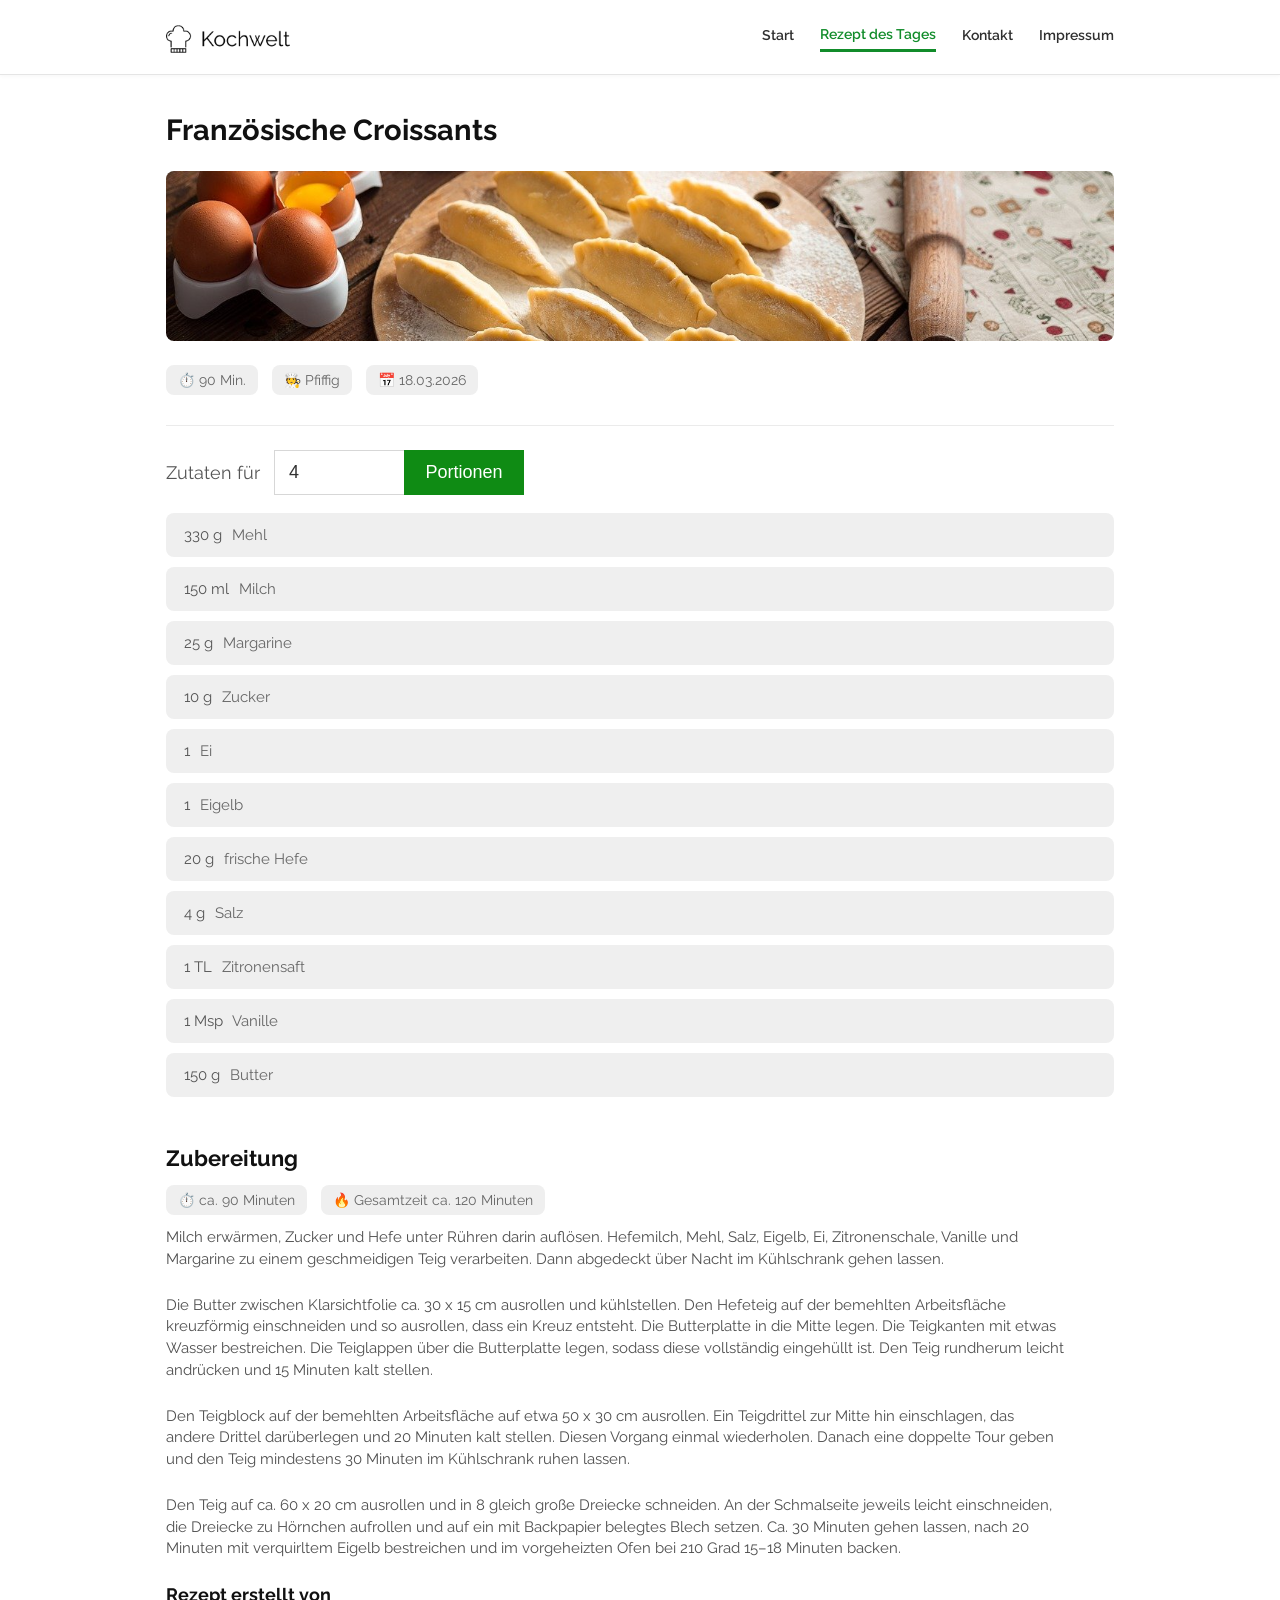
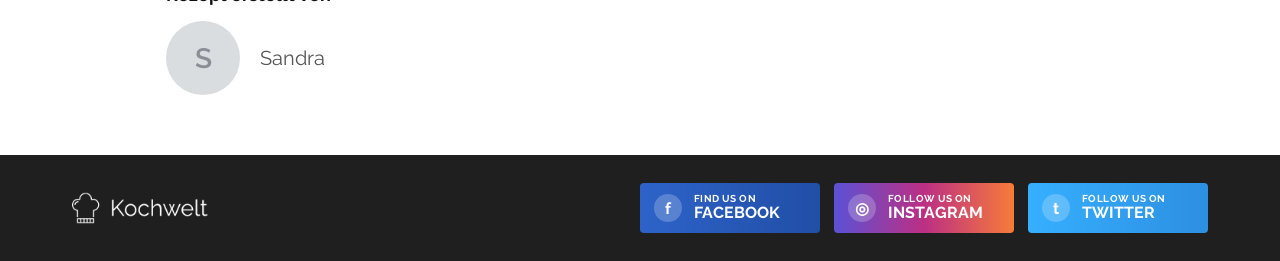
<file: croissants.html>
<!DOCTYPE html>
<html lang="de">
<head>
  <meta charset="UTF-8" />
  <meta name="viewport" content="width=device-width, initial-scale=1.0" />
  <title>Französische Croissants</title>
  <link rel="stylesheet" href="./fonts.css" />
  <link rel="stylesheet" href="./style.css" />
  <link rel="stylesheet" href="./croissants.css" />
  <link rel="icon" type="image/png" href="./img/png/logo_small.png" />
  <script defer src="./script.js"></script>
  <script defer src="./nav.js"></script>
</head>

<body>
  <header class="site-header">
    <div class="container header-inner">
      <a href="./index.html" class="logo">
        <img src="./img/png/logo.png" alt="Kochwelt Logo" class="logo-img" />
      </a>

      <button
        class="burger-btn"
        id="burgerBtn"
        type="button"
        aria-label="Menü öffnen"
        aria-controls="mainNav"
        aria-expanded="false"
      >
        <span></span>
        <span></span>
        <span></span>
      </button>

      <nav class="main-nav" id="mainNav">
        <a href="./index.html">Start</a>
        <a href="./croissants.html" class="active">Rezept des Tages</a>
        <a href="./kontakt.html">Kontakt</a>
        <a href="./impressum.html">Impressum</a>
      </nav>
    </div>
  </header>

  <main class="container recipe-page">
    <section class="recipe-hero">
      <h1>Französische Croissants</h1>

      <div class="hero-image">
        <img src="./img/jpg/croissant.jpg" alt="Französische Croissants" />
      </div>

      <div class="meta-row">
        <div class="meta-badge">⏱️ 90 Min.</div>
        <div class="meta-badge">🧑‍🍳 Pfiffig</div>
        <div class="meta-badge">📅 18.03.2026</div>
      </div>
    </section>

    <hr class="divider" />

    <section class="ingredients-section">
      <div class="portion-row">
        <label for="portionInput">Zutaten für</label>
        <input id="portionInput" type="number" min="1" max="40" value="4" />
        <button id="calculateBtn" type="button">Portionen</button>
      </div>

      <div class="ingredients-list">
        <div class="ingredient-item"><span class="amount" data-base="330" data-unit="g">330</span> Mehl</div>
        <div class="ingredient-item"><span class="amount" data-base="150" data-unit="ml">150</span> Milch</div>
        <div class="ingredient-item"><span class="amount" data-base="25" data-unit="g">25</span> Margarine</div>
        <div class="ingredient-item"><span class="amount" data-base="10" data-unit="g">10</span> Zucker</div>
        <div class="ingredient-item"><span class="amount" data-base="1" data-unit="">1</span> Ei</div>
        <div class="ingredient-item"><span class="amount" data-base="1" data-unit="">1</span> Eigelb</div>
        <div class="ingredient-item"><span class="amount" data-base="20" data-unit="g">20</span> frische Hefe</div>
        <div class="ingredient-item"><span class="amount" data-base="4" data-unit="g">4</span> Salz</div>
        <div class="ingredient-item"><span class="amount" data-base="1" data-unit="TL">1</span> Zitronensaft</div>
        <div class="ingredient-item"><span class="amount" data-base="1" data-unit="Msp">1</span> Vanille</div>
        <div class="ingredient-item"><span class="amount" data-base="150" data-unit="g">150</span> Butter</div>
      </div>
    </section>

    <section class="preparation-section">
      <h2>Zubereitung</h2>

      <div class="meta-row small">
        <div class="meta-badge">⏱️ ca. 90 Minuten</div>
        <div class="meta-badge">🔥 Gesamtzeit ca. 120 Minuten</div>
      </div>

      <p class="preparation-text">
        Milch erwärmen, Zucker und Hefe unter Rühren darin auflösen. Hefemilch,
        Mehl, Salz, Eigelb, Ei, Zitronenschale, Vanille und Margarine zu einem
        geschmeidigen Teig verarbeiten. Dann abgedeckt über Nacht im Kühlschrank
        gehen lassen.
      </p>

      <p class="preparation-text">
        Die Butter zwischen Klarsichtfolie ca. 30 x 15 cm ausrollen und
        kühlstellen. Den Hefeteig auf der bemehlten Arbeitsfläche kreuzförmig
        einschneiden und so ausrollen, dass ein Kreuz entsteht. Die Butterplatte
        in die Mitte legen. Die Teigkanten mit etwas Wasser bestreichen. Die
        Teiglappen über die Butterplatte legen, sodass diese vollständig
        eingehüllt ist. Den Teig rundherum leicht andrücken und 15 Minuten kalt
        stellen.
      </p>

      <p class="preparation-text">
        Den Teigblock auf der bemehlten Arbeitsfläche auf etwa 50 x 30 cm
        ausrollen. Ein Teigdrittel zur Mitte hin einschlagen, das andere Drittel
        darüberlegen und 20 Minuten kalt stellen. Diesen Vorgang einmal
        wiederholen. Danach eine doppelte Tour geben und den Teig mindestens
        30 Minuten im Kühlschrank ruhen lassen.
      </p>

      <p class="preparation-text">
        Den Teig auf ca. 60 x 20 cm ausrollen und in 8 gleich große Dreiecke
        schneiden. An der Schmalseite jeweils leicht einschneiden, die Dreiecke
        zu Hörnchen aufrollen und auf ein mit Backpapier belegtes Blech setzen.
        Ca. 30 Minuten gehen lassen, nach 20 Minuten mit verquirltem Eigelb
        bestreichen und im vorgeheizten Ofen bei 210 Grad 15–18 Minuten backen.
      </p>
    </section>

    <section class="author-section">
      <h3>Rezept erstellt von</h3>
      <div class="author-box">
        <div class="author-avatar">S</div>
        <div class="author-name">Sandra</div>
      </div>
    </section>
  </main>

  <footer class="site-footer">
    <div class="footer-inner">
      <a href="./index.html" class="footer-logo">
        <img src="./img/png/logo.png" alt="Kochwelt Logo" class="footer-logo-img" />
      </a>

      <div class="social-links">
        <a href="#" class="social-btn facebook" aria-label="Facebook">
          <span class="social-icon">f</span>
          <span class="social-text"><small>FIND US ON</small><strong>FACEBOOK</strong></span>
        </a>
        <a href="#" class="social-btn instagram" aria-label="Instagram">
          <span class="social-icon">◎</span>
          <span class="social-text"><small>FOLLOW US ON</small><strong>INSTAGRAM</strong></span>
        </a>
        <a href="#" class="social-btn twitter" aria-label="Twitter">
          <span class="social-icon">t</span>
          <span class="social-text"><small>FOLLOW US ON</small><strong>TWITTER</strong></span>
        </a>
      </div>
    </div>
  </footer>
</body>
</html>
</file>
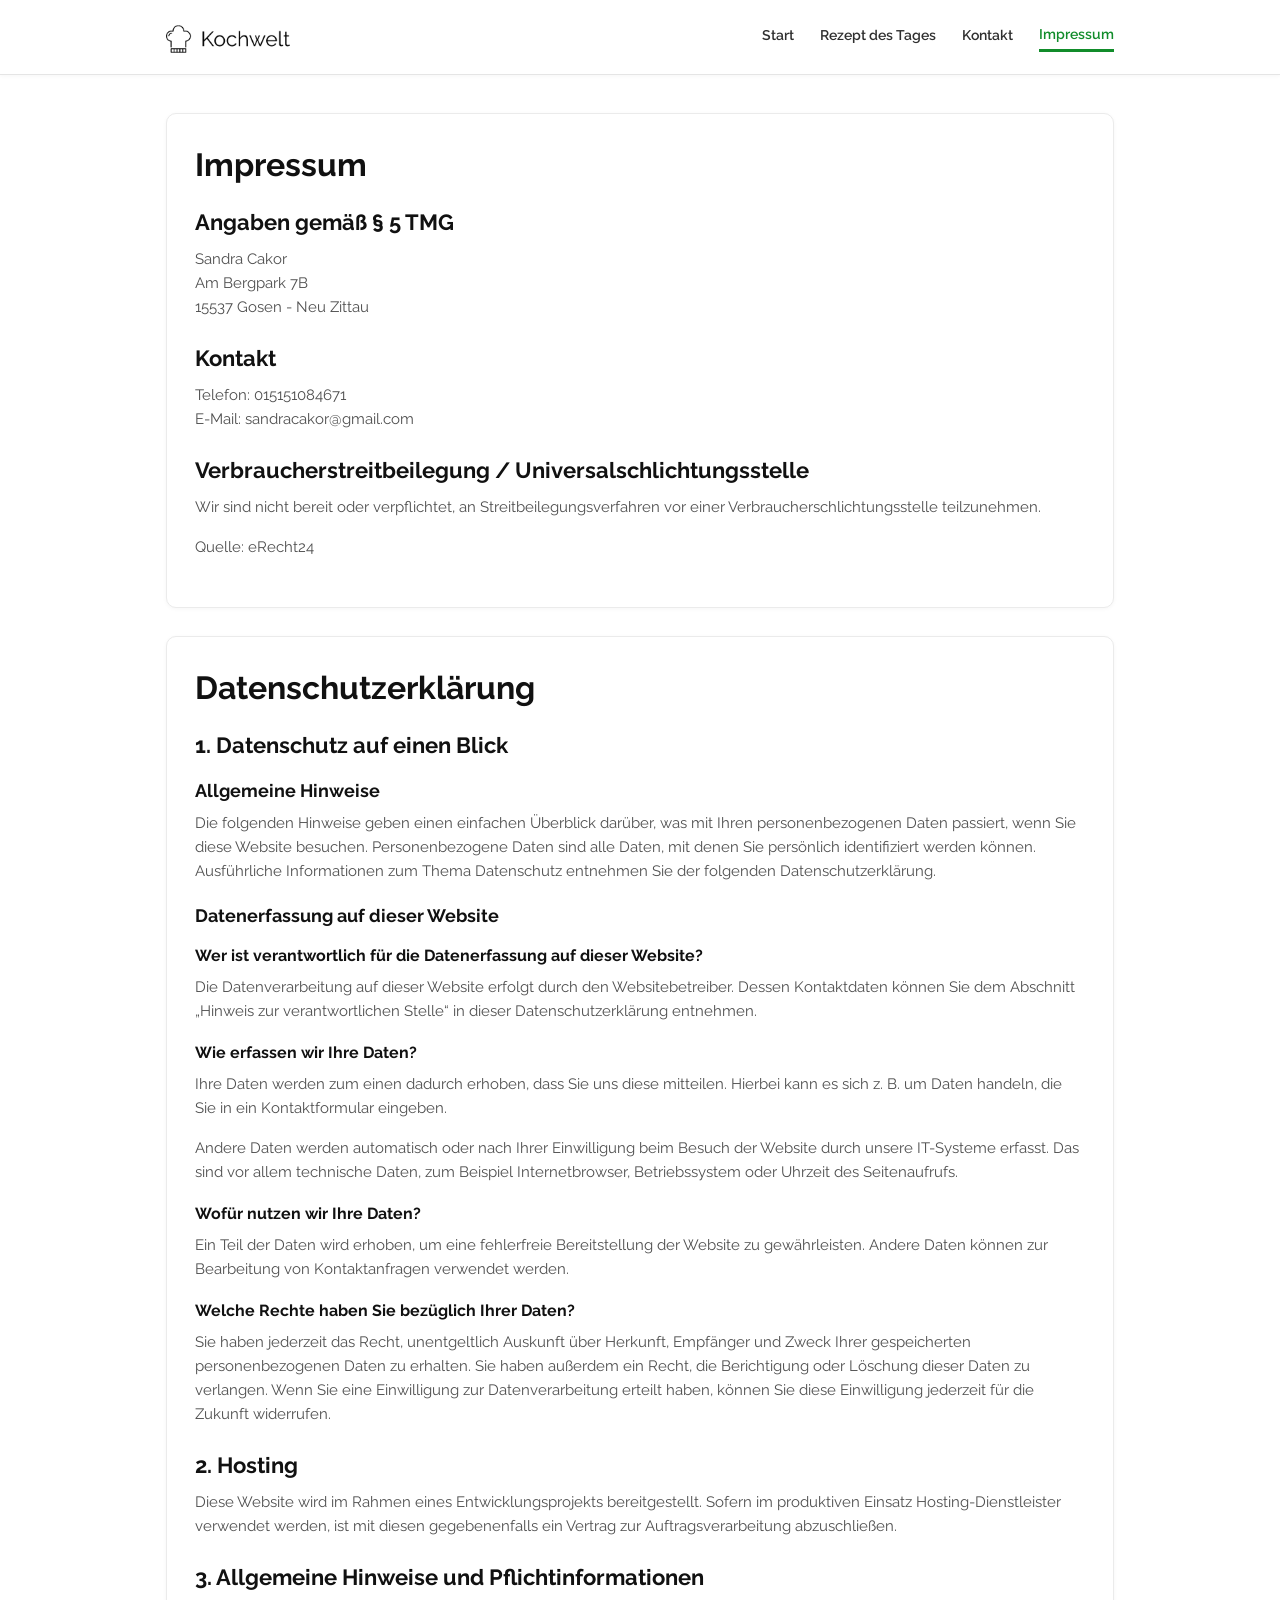
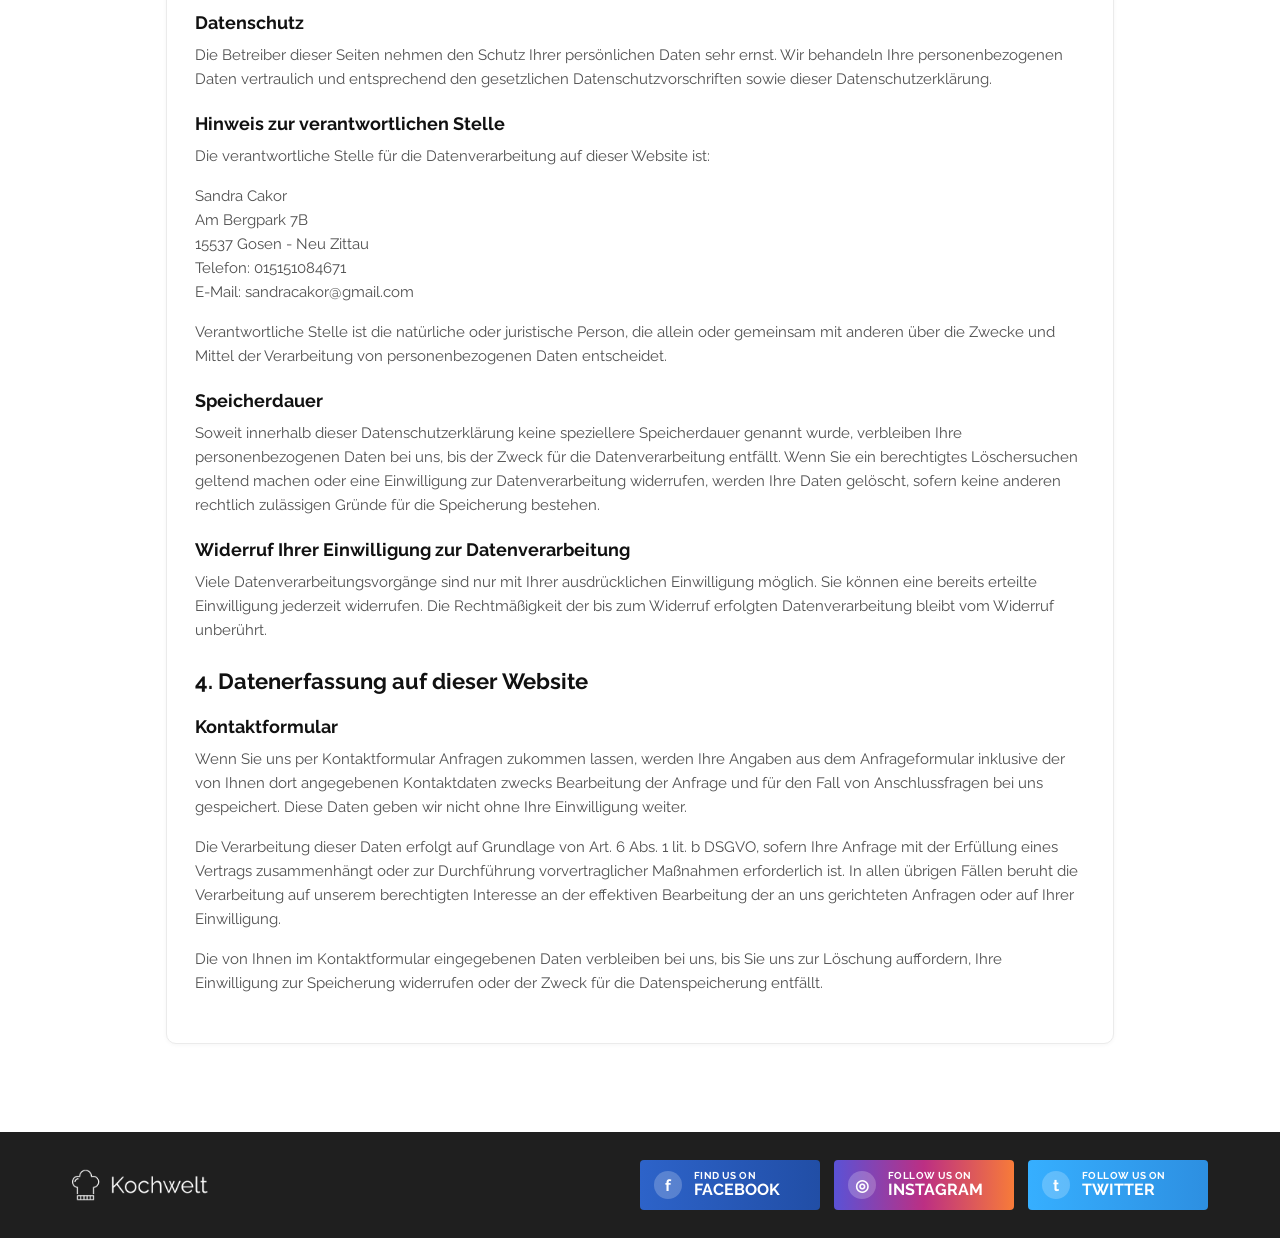
<file: impressum.html>
<!DOCTYPE html>
<html lang="de">
  <head>
    <meta charset="UTF-8" />
    <meta name="viewport" content="width=device-width, initial-scale=1.0" />
    <title>Impressum | Kochwelt</title>
    <link rel="stylesheet" href="./fonts.css" />
    <link rel="stylesheet" href="./style.css" />
    <link rel="stylesheet" href="./impressum.css" />
    <link rel="icon" type="image/png" href="./img/png/logo_small.png" />
    <script defer src="./nav.js"></script>
  </head>

  <body>
    <header class="site-header">
      <div class="container header-inner">
        <a href="./index.html" class="logo">
          <img src="./img/png/logo.png" alt="Kochwelt Logo" class="logo-img" />
        </a>

        <button
          class="burger-btn"
          id="burgerBtn"
          type="button"
          aria-label="Menü öffnen"
          aria-controls="mainNav"
          aria-expanded="false"
        >
          <span></span>
          <span></span>
          <span></span>
        </button>

        <nav class="main-nav" id="mainNav">
          <a href="./index.html">Start</a>
          <a href="./croissants.html">Rezept des Tages</a>
          <a href="./kontakt.html">Kontakt</a>
          <a href="./impressum.html" class="active">Impressum</a>
        </nav>
      </div>
    </header>

    <main class="legal-page container">
      <section class="legal-card">
        <h1>Impressum</h1>

        <h2>Angaben gemäß § 5 TMG</h2>
        <p>
          Sandra Cakor<br />
          Am Bergpark 7B<br />
          15537 Gosen - Neu Zittau
        </p>

        <h2>Kontakt</h2>
        <p>
          Telefon: 015151084671<br />
          E-Mail: sandracakor@gmail.com
        </p>

        <h2>Verbraucherstreitbeilegung / Universalschlichtungsstelle</h2>
        <p>
          Wir sind nicht bereit oder verpflichtet, an Streitbeilegungsverfahren
          vor einer Verbraucherschlichtungsstelle teilzunehmen.
        </p>

        <p class="source-note">Quelle: eRecht24</p>
      </section>

      <section class="legal-card">
        <h1>Datenschutzerklärung</h1>

        <h2>1. Datenschutz auf einen Blick</h2>

        <h3>Allgemeine Hinweise</h3>
        <p>
          Die folgenden Hinweise geben einen einfachen Überblick darüber, was
          mit Ihren personenbezogenen Daten passiert, wenn Sie diese Website
          besuchen. Personenbezogene Daten sind alle Daten, mit denen Sie
          persönlich identifiziert werden können. Ausführliche Informationen zum
          Thema Datenschutz entnehmen Sie der folgenden Datenschutzerklärung.
        </p>

        <h3>Datenerfassung auf dieser Website</h3>

        <h4>Wer ist verantwortlich für die Datenerfassung auf dieser Website?</h4>
        <p>
          Die Datenverarbeitung auf dieser Website erfolgt durch den
          Websitebetreiber. Dessen Kontaktdaten können Sie dem Abschnitt
          „Hinweis zur verantwortlichen Stelle“ in dieser Datenschutzerklärung
          entnehmen.
        </p>

        <h4>Wie erfassen wir Ihre Daten?</h4>
        <p>
          Ihre Daten werden zum einen dadurch erhoben, dass Sie uns diese
          mitteilen. Hierbei kann es sich z. B. um Daten handeln, die Sie in ein
          Kontaktformular eingeben.
        </p>

        <p>
          Andere Daten werden automatisch oder nach Ihrer Einwilligung beim
          Besuch der Website durch unsere IT-Systeme erfasst. Das sind vor allem
          technische Daten, zum Beispiel Internetbrowser, Betriebssystem oder
          Uhrzeit des Seitenaufrufs.
        </p>

        <h4>Wofür nutzen wir Ihre Daten?</h4>
        <p>
          Ein Teil der Daten wird erhoben, um eine fehlerfreie Bereitstellung
          der Website zu gewährleisten. Andere Daten können zur Bearbeitung von
          Kontaktanfragen verwendet werden.
        </p>

        <h4>Welche Rechte haben Sie bezüglich Ihrer Daten?</h4>
        <p>
          Sie haben jederzeit das Recht, unentgeltlich Auskunft über Herkunft,
          Empfänger und Zweck Ihrer gespeicherten personenbezogenen Daten zu
          erhalten. Sie haben außerdem ein Recht, die Berichtigung oder Löschung
          dieser Daten zu verlangen. Wenn Sie eine Einwilligung zur
          Datenverarbeitung erteilt haben, können Sie diese Einwilligung
          jederzeit für die Zukunft widerrufen.
        </p>

        <h2>2. Hosting</h2>
        <p>
          Diese Website wird im Rahmen eines Entwicklungsprojekts bereitgestellt.
          Sofern im produktiven Einsatz Hosting-Dienstleister verwendet werden,
          ist mit diesen gegebenenfalls ein Vertrag zur Auftragsverarbeitung
          abzuschließen.
        </p>

        <h2>3. Allgemeine Hinweise und Pflichtinformationen</h2>

        <h3>Datenschutz</h3>
        <p>
          Die Betreiber dieser Seiten nehmen den Schutz Ihrer persönlichen Daten
          sehr ernst. Wir behandeln Ihre personenbezogenen Daten vertraulich und
          entsprechend den gesetzlichen Datenschutzvorschriften sowie dieser
          Datenschutzerklärung.
        </p>

        <h3>Hinweis zur verantwortlichen Stelle</h3>
        <p>
          Die verantwortliche Stelle für die Datenverarbeitung auf dieser
          Website ist:
        </p>

        <p>
          Sandra Cakor<br />
          Am Bergpark 7B<br />
          15537 Gosen - Neu Zittau<br />
          Telefon: 015151084671<br />
          E-Mail: sandracakor@gmail.com
        </p>

        <p>
          Verantwortliche Stelle ist die natürliche oder juristische Person, die
          allein oder gemeinsam mit anderen über die Zwecke und Mittel der
          Verarbeitung von personenbezogenen Daten entscheidet.
        </p>

        <h3>Speicherdauer</h3>
        <p>
          Soweit innerhalb dieser Datenschutzerklärung keine speziellere
          Speicherdauer genannt wurde, verbleiben Ihre personenbezogenen Daten
          bei uns, bis der Zweck für die Datenverarbeitung entfällt. Wenn Sie
          ein berechtigtes Löschersuchen geltend machen oder eine Einwilligung
          zur Datenverarbeitung widerrufen, werden Ihre Daten gelöscht, sofern
          keine anderen rechtlich zulässigen Gründe für die Speicherung
          bestehen.
        </p>

        <h3>Widerruf Ihrer Einwilligung zur Datenverarbeitung</h3>
        <p>
          Viele Datenverarbeitungsvorgänge sind nur mit Ihrer ausdrücklichen
          Einwilligung möglich. Sie können eine bereits erteilte Einwilligung
          jederzeit widerrufen. Die Rechtmäßigkeit der bis zum Widerruf erfolgten
          Datenverarbeitung bleibt vom Widerruf unberührt.
        </p>

        <h2>4. Datenerfassung auf dieser Website</h2>

        <h3>Kontaktformular</h3>
        <p>
          Wenn Sie uns per Kontaktformular Anfragen zukommen lassen, werden Ihre
          Angaben aus dem Anfrageformular inklusive der von Ihnen dort
          angegebenen Kontaktdaten zwecks Bearbeitung der Anfrage und für den
          Fall von Anschlussfragen bei uns gespeichert. Diese Daten geben wir
          nicht ohne Ihre Einwilligung weiter.
        </p>

        <p>
          Die Verarbeitung dieser Daten erfolgt auf Grundlage von Art. 6 Abs. 1
          lit. b DSGVO, sofern Ihre Anfrage mit der Erfüllung eines Vertrags
          zusammenhängt oder zur Durchführung vorvertraglicher Maßnahmen
          erforderlich ist. In allen übrigen Fällen beruht die Verarbeitung auf
          unserem berechtigten Interesse an der effektiven Bearbeitung der an
          uns gerichteten Anfragen oder auf Ihrer Einwilligung.
        </p>

        <p>
          Die von Ihnen im Kontaktformular eingegebenen Daten verbleiben bei
          uns, bis Sie uns zur Löschung auffordern, Ihre Einwilligung zur
          Speicherung widerrufen oder der Zweck für die Datenspeicherung
          entfällt.
        </p>
      </section>
    </main>

    <footer class="site-footer">
      <div class="footer-inner">
        <a href="./index.html" class="footer-logo">
          <img
            src="./img/png/logo.png"
            alt="Kochwelt Logo"
            class="footer-logo-img"
          />
        </a>

        <div class="social-links">
          <a href="#" class="social-btn facebook" aria-label="Facebook">
            <span class="social-icon">f</span>
            <span class="social-text">
              <small>FIND US ON</small>
              <strong>FACEBOOK</strong>
            </span>
          </a>

          <a href="#" class="social-btn instagram" aria-label="Instagram">
            <span class="social-icon">◎</span>
            <span class="social-text">
              <small>FOLLOW US ON</small>
              <strong>INSTAGRAM</strong>
            </span>
          </a>

          <a href="#" class="social-btn twitter" aria-label="Twitter">
            <span class="social-icon">t</span>
            <span class="social-text">
              <small>FOLLOW US ON</small>
              <strong>TWITTER</strong>
            </span>
          </a>
        </div>
      </div>
    </footer>
  </body>
</html>
</file>
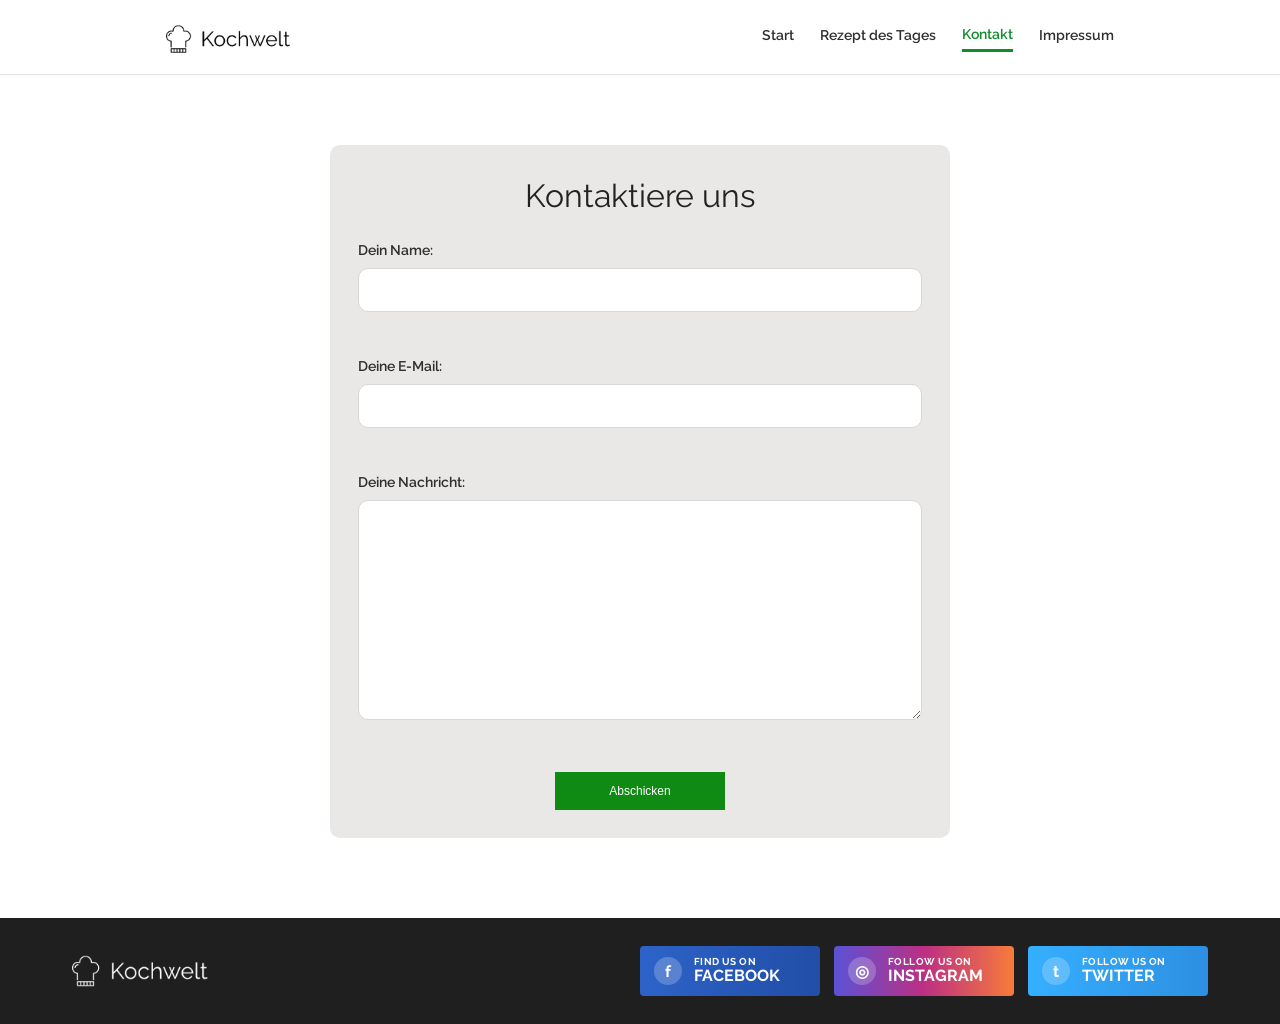
<file: kontakt.html>
<!DOCTYPE html>
<html lang="de">
<head>
  <meta charset="UTF-8" />
  <meta name="viewport" content="width=device-width, initial-scale=1.0" />
  <title>Kochwelt</title>
  <link rel="stylesheet" href="./fonts.css" />
  <link rel="stylesheet" href="./style.css" />
  <link rel="stylesheet" href="./kontakt.css" />
  <link rel="icon" type="image/png" href="./img/png/logo_small.png" />
  <script defer src="./kontakt.js"></script>
  <script defer src="./nav.js"></script>
</head>
<body>
  <header class="site-header">
    <div class="container header-inner">
      <a href="./index.html" class="logo">
        <img src="./img/png/logo.png" alt="Kochwelt Logo" class="logo-img" />
      </a>

      <button
        class="burger-btn"
        id="burgerBtn"
        type="button"
        aria-label="Menü öffnen"
        aria-controls="mainNav"
        aria-expanded="false"
      >
        <span></span>
        <span></span>
        <span></span>
      </button>

      <nav class="main-nav" id="mainNav">
        <a href="./index.html">Start</a>
        <a href="./croissants.html">Rezept des Tages</a>
        <a href="./kontakt.html" class="active">Kontakt</a>
        <a href="./impressum.html">Impressum</a>
      </nav>
    </div>
  </header>

  <main class="contact-main">
    <section class="contact-section">
      <div class="contact-card" id="contactCard">
        <h1>Kontaktiere uns</h1>

        <form
          id="contactForm"
          class="contact-form"
          action="https://formspree.io/f/xojpaqqy"
          method="POST"
          novalidate
        >
          <div class="form-group">
            <label for="name">Dein Name:</label>
            <input type="text" id="name" name="name" required />
            <p class="error-message" id="nameError"></p>
          </div>

          <div class="form-group">
            <label for="email">Deine E-Mail:</label>
            <input type="email" id="email" name="email" required />
            <p class="error-message" id="emailError"></p>
          </div>

          <div class="form-group">
            <label for="message">Deine Nachricht:</label>
            <textarea id="message" name="message" required></textarea>
            <p class="error-message" id="messageError"></p>
          </div>

          <input type="hidden" name="_subject" value="Neue Nachricht von Kochwelt" />

          <div class="submit-wrap">
            <button type="submit" class="submit-btn">Abschicken</button>
          </div>
        </form>
      </div>
    </section>
  </main>

  <div class="success-modal hidden" id="successModal">
    <div class="success-box">
      <div class="success-icon">✓</div>
      <h2>Nachricht gesendet</h2>
      <p>Deine Nachricht wurde erfolgreich abgeschickt.</p>
      <button type="button" id="closeSuccessModal" class="success-btn-modal">OK</button>
    </div>
  </div>

  <footer class="site-footer">
    <div class="footer-inner">
      <a href="./index.html" class="footer-logo">
        <img src="./img/png/logo.png" alt="Kochwelt Logo" class="footer-logo-img" />
      </a>

      <div class="social-links">
        <a href="#" class="social-btn facebook" aria-label="Facebook">
          <span class="social-icon">f</span>
          <span class="social-text">
            <small>FIND US ON</small>
            <strong>FACEBOOK</strong>
          </span>
        </a>

        <a href="#" class="social-btn instagram" aria-label="Instagram">
          <span class="social-icon">◎</span>
          <span class="social-text">
            <small>FOLLOW US ON</small>
            <strong>INSTAGRAM</strong>
          </span>
        </a>

        <a href="#" class="social-btn twitter" aria-label="Twitter">
          <span class="social-icon">t</span>
          <span class="social-text">
            <small>FOLLOW US ON</small>
            <strong>TWITTER</strong>
          </span>
        </a>
      </div>
    </div>
  </footer>
</body>
</html>
</file>
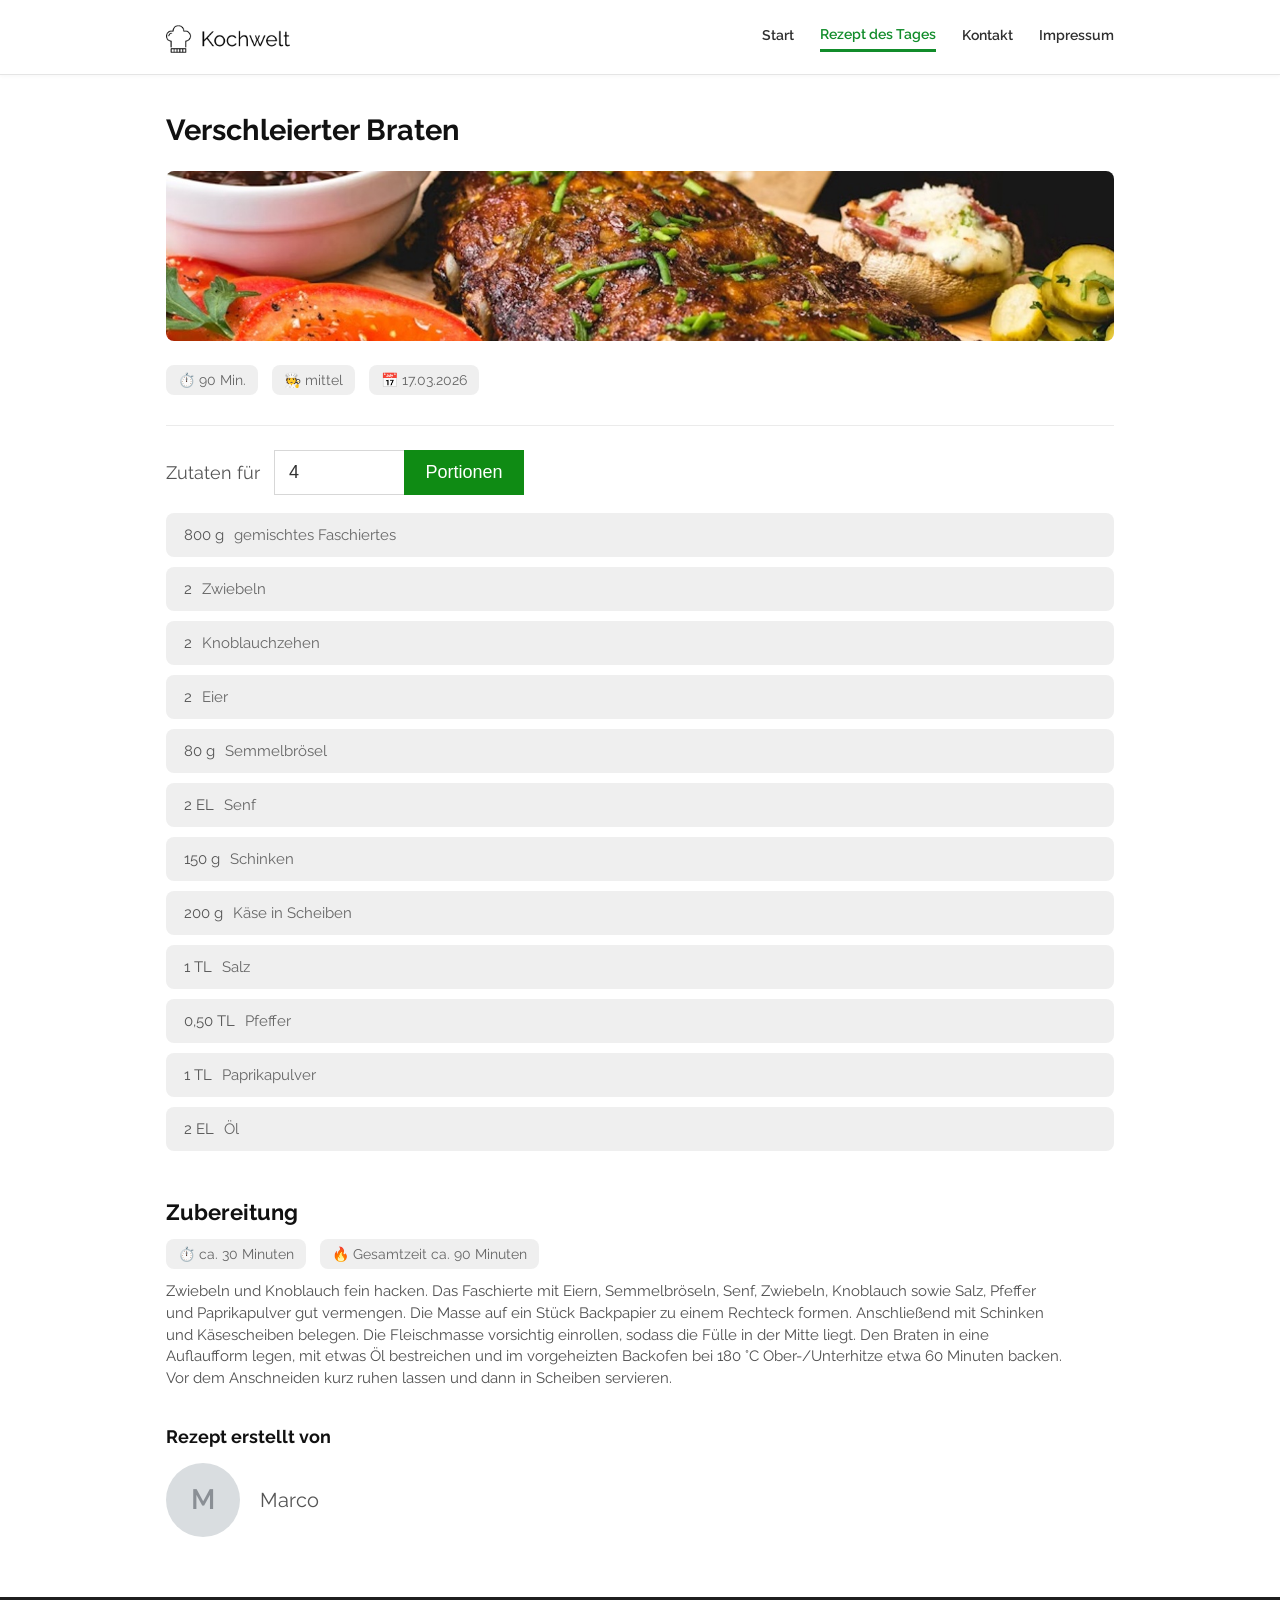
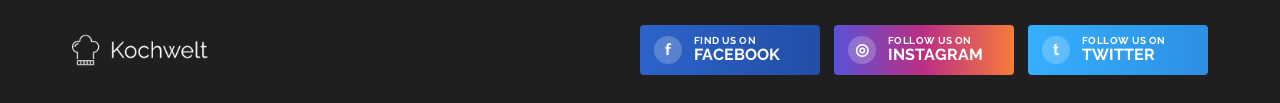
<file: marco.html>
<!DOCTYPE html>
<html lang="de">
<head>
  <meta charset="UTF-8" />
  <meta name="viewport" content="width=device-width, initial-scale=1.0" />
  <title>Kochwelt</title>
  <link rel="stylesheet" href="./fonts.css" />
  <link rel="stylesheet" href="./style.css" />
  <link rel="stylesheet" href="./marco.css" />
  <link rel="icon" type="image/png" href="./img/png/logo_small.png" />
  <script defer src="./script.js"></script>
  <script defer src="./nav.js"></script>
</head>
<body>
  <header class="site-header">
    <div class="container header-inner">
      <a href="./index.html" class="logo">
        <img src="./img/png/logo.png" alt="Kochwelt Logo" class="logo-img" />
      </a>

      <button
        class="burger-btn"
        id="burgerBtn"
        type="button"
        aria-label="Menü öffnen"
        aria-controls="mainNav"
        aria-expanded="false"
      >
        <span></span>
        <span></span>
        <span></span>
      </button>

      <nav class="main-nav" id="mainNav">
        <a href="./index.html">Start</a>
        <a href="./croissants.html" class="active">Rezept des Tages</a>
        <a href="./kontakt.html">Kontakt</a>
        <a href="./impressum.html">Impressum</a>
      </nav>
    </div>
  </header>

  <main class="container recipe-page">
    <section class="recipe-hero">
      <h1>Verschleierter Braten</h1>

      <div class="hero-image">
        <img src="./img/jpg/verschleierter_braten_mockup.jpg" alt="Verschleierter Braten" />
      </div>

      <div class="meta-row">
        <div class="meta-badge">⏱️ 90 Min.</div>
        <div class="meta-badge">🧑‍🍳 mittel</div>
        <div class="meta-badge">📅 17.03.2026</div>
      </div>
    </section>

    <hr class="divider" />

    <section class="ingredients-section">
      <div class="portion-row">
        <label for="portionInput">Zutaten für</label>
        <input id="portionInput" type="number" min="1" max="40" value="4" />
        <button id="calculateBtn" type="button">Portionen</button>
      </div>

      <div class="ingredients-list">
        <div class="ingredient-item"><span class="amount" data-base="800" data-unit="g">800</span> gemischtes Faschiertes</div>
        <div class="ingredient-item"><span class="amount" data-base="2" data-unit="">2</span> Zwiebeln</div>
        <div class="ingredient-item"><span class="amount" data-base="2" data-unit="">2</span> Knoblauchzehen</div>
        <div class="ingredient-item"><span class="amount" data-base="2" data-unit="">2</span> Eier</div>
        <div class="ingredient-item"><span class="amount" data-base="80" data-unit="g">80</span> Semmelbrösel</div>
        <div class="ingredient-item"><span class="amount" data-base="2" data-unit="EL">2</span> Senf</div>
        <div class="ingredient-item"><span class="amount" data-base="150" data-unit="g">150</span> Schinken</div>
        <div class="ingredient-item"><span class="amount" data-base="200" data-unit="g">200</span> Käse in Scheiben</div>
        <div class="ingredient-item"><span class="amount" data-base="1" data-unit="TL">1</span> Salz</div>
        <div class="ingredient-item"><span class="amount" data-base="0.5" data-unit="TL">0.5</span> Pfeffer</div>
        <div class="ingredient-item"><span class="amount" data-base="1" data-unit="TL">1</span> Paprikapulver</div>
        <div class="ingredient-item"><span class="amount" data-base="2" data-unit="EL">2</span> Öl</div>
      </div>
    </section>

    <section class="preparation-section">
      <h2>Zubereitung</h2>

      <div class="meta-row small">
        <div class="meta-badge">⏱️ ca. 30 Minuten</div>
        <div class="meta-badge">🔥 Gesamtzeit ca. 90 Minuten</div>
      </div>

      <p class="preparation-text">
        Zwiebeln und Knoblauch fein hacken. Das Faschierte mit Eiern,
        Semmelbröseln, Senf, Zwiebeln, Knoblauch sowie Salz, Pfeffer und
        Paprikapulver gut vermengen. Die Masse auf ein Stück Backpapier zu
        einem Rechteck formen. Anschließend mit Schinken und Käsescheiben
        belegen. Die Fleischmasse vorsichtig einrollen, sodass die Fülle in der
        Mitte liegt. Den Braten in eine Auflaufform legen, mit etwas Öl
        bestreichen und im vorgeheizten Backofen bei 180 °C Ober-/Unterhitze
        etwa 60 Minuten backen. Vor dem Anschneiden kurz ruhen lassen und dann
        in Scheiben servieren.
      </p>
    </section>

    <section class="author-section">
      <h3>Rezept erstellt von</h3>

      <div class="author-box">
        <div class="author-avatar">M</div>
        <div class="author-name">Marco</div>
      </div>
    </section>
  </main>

  <footer class="site-footer">
    <div class="footer-inner">
      <a href="./index.html" class="footer-logo">
        <img src="./img/png/logo.png" alt="Kochwelt Logo" class="footer-logo-img" />
      </a>

      <div class="social-links">
        <a href="#" class="social-btn facebook" aria-label="Facebook">
          <span class="social-icon">f</span>
          <span class="social-text"><small>FIND US ON</small><strong>FACEBOOK</strong></span>
        </a>
        <a href="#" class="social-btn instagram" aria-label="Instagram">
          <span class="social-icon">◎</span>
          <span class="social-text"><small>FOLLOW US ON</small><strong>INSTAGRAM</strong></span>
        </a>
        <a href="#" class="social-btn twitter" aria-label="Twitter">
          <span class="social-icon">t</span>
          <span class="social-text"><small>FOLLOW US ON</small><strong>TWITTER</strong></span>
        </a>
      </div>
    </div>
  </footer>
</body>
</html>
</file>
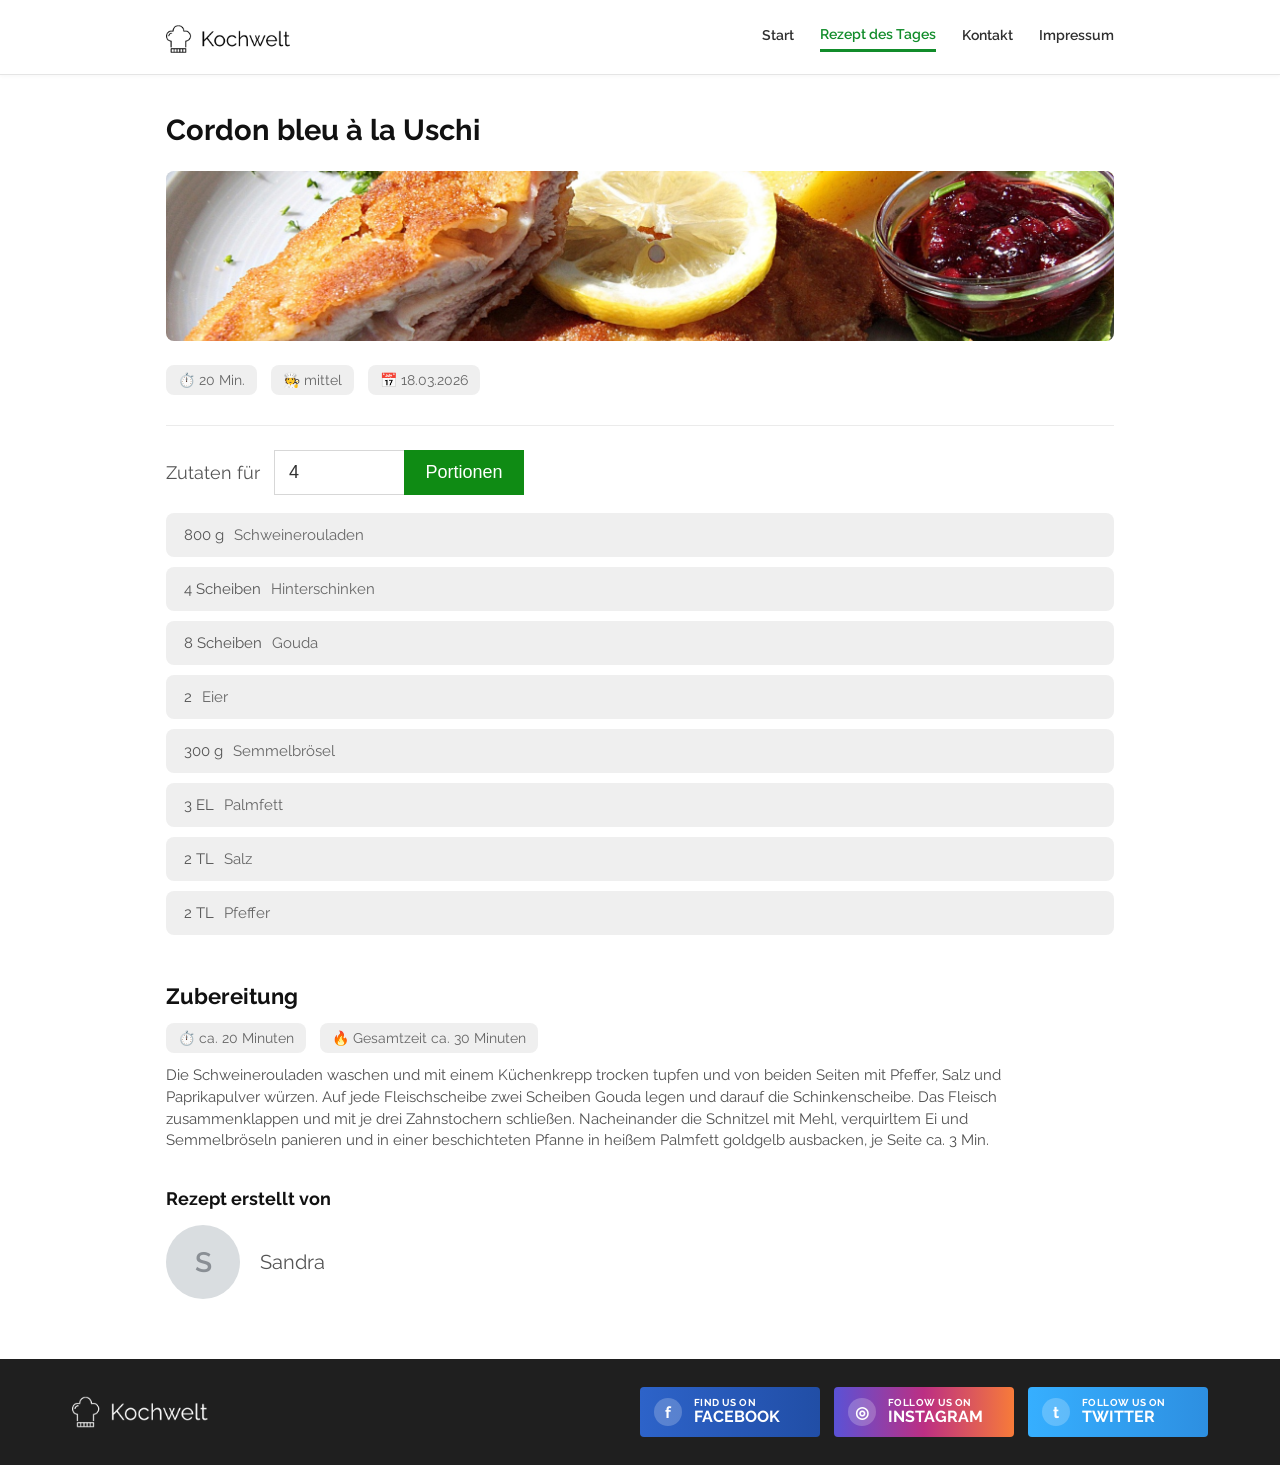
<file: sandra.html>
<!DOCTYPE html>
<html lang="de">
<head>
  <meta charset="UTF-8" />
  <meta name="viewport" content="width=device-width, initial-scale=1.0" />
  <title>Kochwelt</title>
  <link rel="stylesheet" href="./fonts.css" />
  <link rel="stylesheet" href="./style.css" />
  <link rel="stylesheet" href="./sandra.css" />
  <link rel="icon" type="image/png" href="./img/png/logo_small.png" />
  <script defer src="./sandra.js"></script>
  <script defer src="./nav.js"></script>
</head>

<body>
  <header class="site-header">
    <div class="container header-inner">
      <a href="./index.html" class="logo">
        <img src="./img/png/logo.png" alt="Kochwelt Logo" class="logo-img" />
      </a>

      <button
        class="burger-btn"
        id="burgerBtn"
        type="button"
        aria-label="Menü öffnen"
        aria-controls="mainNav"
        aria-expanded="false"
      >
        <span></span>
        <span></span>
        <span></span>
      </button>

      <nav class="main-nav" id="mainNav">
        <a href="./index.html">Start</a>
        <a href="./croissants.html" class="active">Rezept des Tages</a>
        <a href="./kontakt.html">Kontakt</a>
        <a href="./impressum.html">Impressum</a>
      </nav>
    </div>
  </header>

  <main class="container recipe-page">
    <section class="recipe-hero">
      <h1>Cordon bleu à la Uschi</h1>

      <div class="hero-image">
        <img src="./img/jpg/reinhardthrainer-cordon-4538108_1920.jpg" alt="Cordon bleu" />
      </div>

      <div class="meta-row">
        <div class="meta-badge">⏱️ 20 Min.</div>
        <div class="meta-badge">🧑‍🍳 mittel</div>
        <div class="meta-badge">📅 18.03.2026</div>
      </div>
    </section>

    <hr class="divider" />

    <section class="ingredients-section">
      <div class="portion-row">
        <label for="portionInput">Zutaten für</label>
        <input id="portionInput" type="number" min="1" max="40" value="4" />
        <button id="calculateBtn" type="button">Portionen</button>
      </div>

      <div class="ingredients-list">
        <div class="ingredient-item"><span class="amount" data-base="800" data-unit="g">800</span> Schweinerouladen</div>
        <div class="ingredient-item"><span class="amount" data-base="4" data-unit="Scheiben">4</span> Hinterschinken</div>
        <div class="ingredient-item"><span class="amount" data-base="8" data-unit="Scheiben">8</span> Gouda</div>
        <div class="ingredient-item"><span class="amount" data-base="2" data-unit="">2</span> Eier</div>
        <div class="ingredient-item"><span class="amount" data-base="300" data-unit="g">300</span> Semmelbrösel</div>
        <div class="ingredient-item"><span class="amount" data-base="3" data-unit="EL">3</span> Palmfett</div>
        <div class="ingredient-item"><span class="amount" data-base="2" data-unit="TL">2</span> Salz</div>
        <div class="ingredient-item"><span class="amount" data-base="2" data-unit="TL">2</span> Pfeffer</div>
      </div>
    </section>

    <section class="preparation-section">
      <h2>Zubereitung</h2>

      <div class="meta-row small">
        <div class="meta-badge">⏱️ ca. 20 Minuten</div>
        <div class="meta-badge">🔥 Gesamtzeit ca. 30 Minuten</div>
      </div>

      <p class="preparation-text">
        Die Schweinerouladen waschen und mit einem Küchenkrepp trocken tupfen und von beiden Seiten mit Pfeffer,
        Salz und Paprikapulver würzen. Auf jede Fleischscheibe zwei Scheiben Gouda legen und darauf die
        Schinkenscheibe. Das Fleisch zusammenklappen und mit je drei Zahnstochern schließen.
        Nacheinander die Schnitzel mit Mehl, verquirltem Ei und Semmelbröseln panieren und in einer
        beschichteten Pfanne in heißem Palmfett goldgelb ausbacken, je Seite ca. 3 Min.
      </p>
    </section>

    <section class="author-section">
      <h3>Rezept erstellt von</h3>

      <div class="author-box">
        <div class="author-avatar">S</div>
        <div class="author-name">Sandra</div>
      </div>
    </section>
  </main>

  <footer class="site-footer">
    <div class="footer-inner">
      <a href="./index.html" class="footer-logo">
        <img src="./img/png/logo.png" alt="Kochwelt Logo" class="footer-logo-img" />
      </a>

      <div class="social-links">
        <a href="#" class="social-btn facebook" aria-label="Facebook">
          <span class="social-icon">f</span>
          <span class="social-text"><small>FIND US ON</small><strong>FACEBOOK</strong></span>
        </a>
        <a href="#" class="social-btn instagram" aria-label="Instagram">
          <span class="social-icon">◎</span>
          <span class="social-text"><small>FOLLOW US ON</small><strong>INSTAGRAM</strong></span>
        </a>
        <a href="#" class="social-btn twitter" aria-label="Twitter">
          <span class="social-icon">t</span>
          <span class="social-text"><small>FOLLOW US ON</small><strong>TWITTER</strong></span>
        </a>
      </div>
    </div>
  </footer>
</body>
</html>
</file>
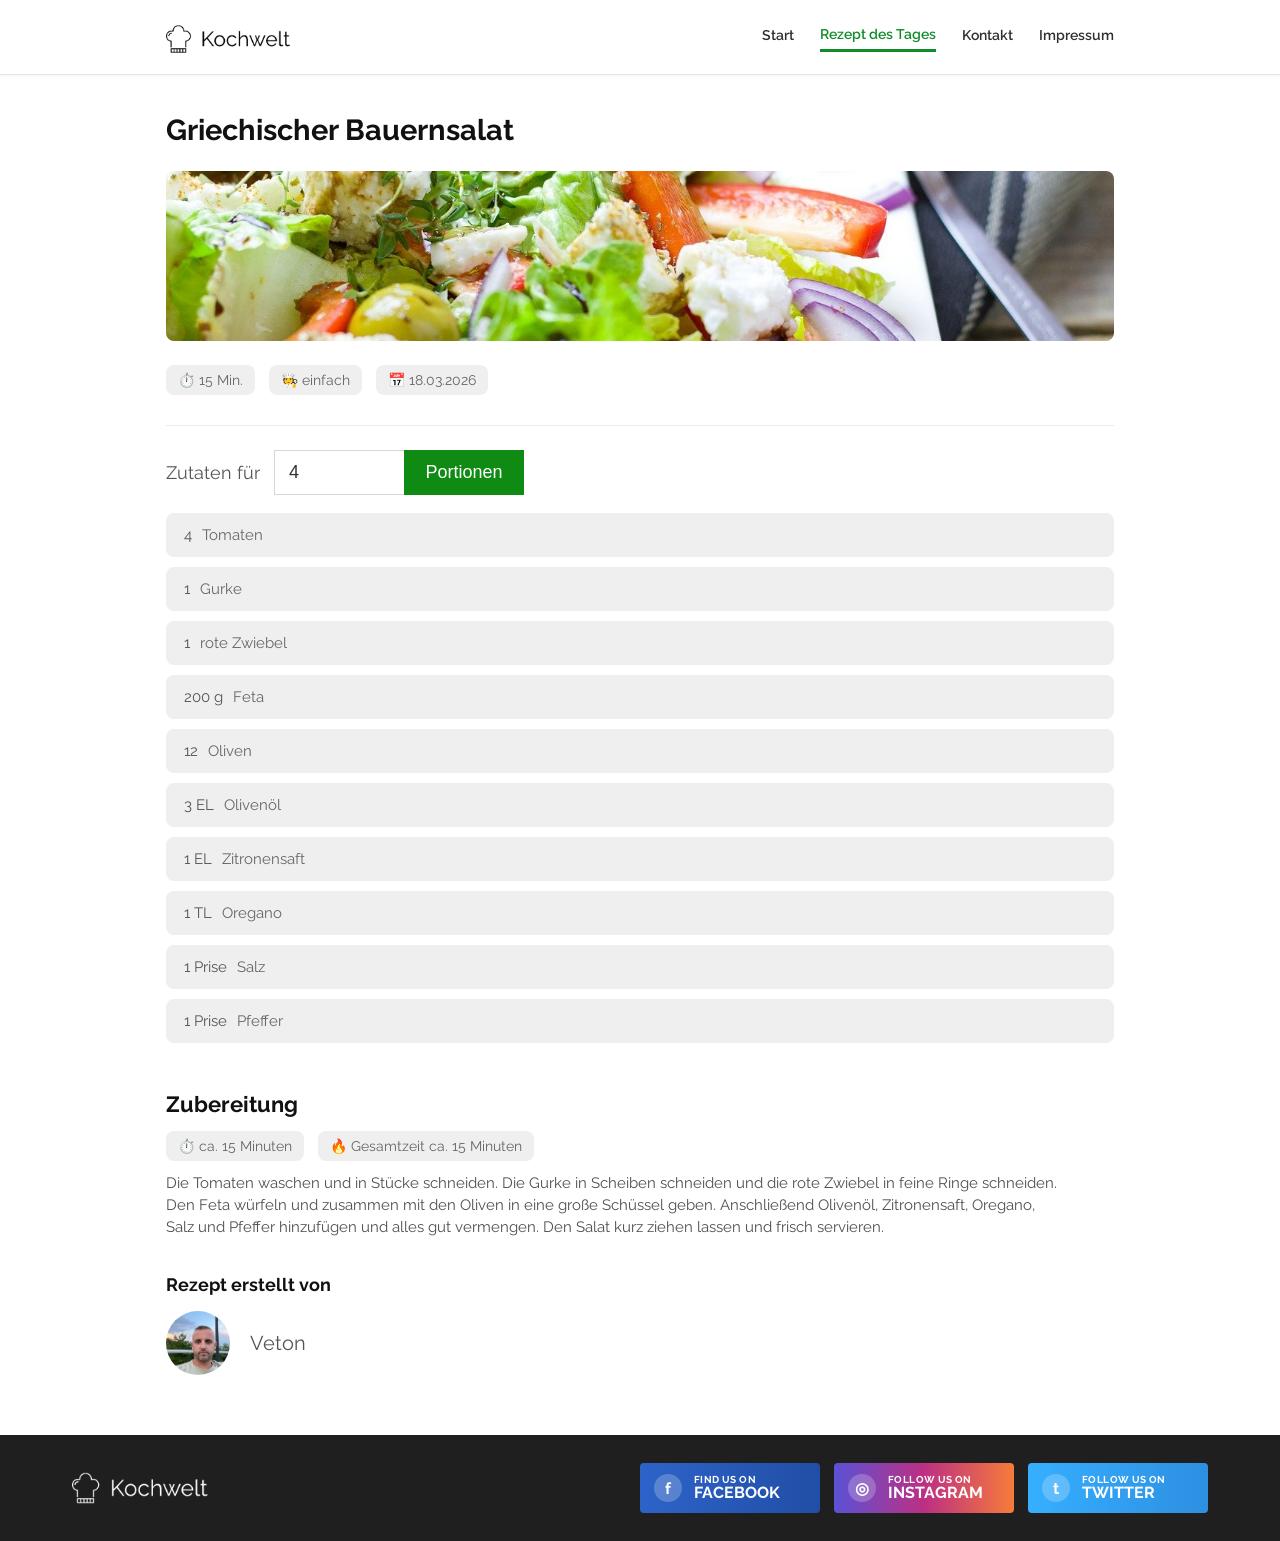
<file: venton.html>
<!DOCTYPE html>
<html lang="de">
<head>
  <meta charset="UTF-8" />
  <meta name="viewport" content="width=device-width, initial-scale=1.0" />
  <title>Griechischer Bauernsalat</title>
  <link rel="stylesheet" href="./fonts.css" />
  <link rel="stylesheet" href="./style.css" />
  <link rel="stylesheet" href="./venton.css" />
  <script defer src="./venton.js"></script>
  <script defer src="./nav.js"></script>
  <link rel="icon" type="image/png" href="./img/png/logo_small.png" />
</head>

<body>
  <header class="site-header">
    <div class="container header-inner">
      <a href="./index.html" class="logo">
        <img src="./img/png/logo.png" alt="Kochwelt Logo" class="logo-img" />
      </a>

      <button
        class="burger-btn"
        id="burgerBtn"
        type="button"
        aria-label="Menü öffnen"
        aria-controls="mainNav"
        aria-expanded="false"
      >
        <span></span>
        <span></span>
        <span></span>
      </button>

      <nav class="main-nav" id="mainNav">
        <a href="./index.html">Start</a>
        <a href="./croissants.html" class="active">Rezept des Tages</a>
        <a href="./kontakt.html">Kontakt</a>
        <a href="./impressum.html">Impressum</a>
      </nav>
    </div>
  </header>

  <main class="container recipe-page">
    <section class="recipe-hero">
      <h1>Griechischer Bauernsalat</h1>

      <div class="hero-image">
        <img src="./img/jpg/salad.jpg" alt="Griechischer Bauernsalat" />
      </div>

      <div class="meta-row">
        <div class="meta-badge">⏱️ 15 Min.</div>
        <div class="meta-badge">🧑‍🍳 einfach</div>
        <div class="meta-badge">📅 18.03.2026</div>
      </div>
    </section>

    <hr class="divider" />

    <section class="ingredients-section">
      <div class="portion-row">
        <label for="portionInput">Zutaten für</label>
        <input id="portionInput" type="number" min="1" max="40" value="4" />
        <button id="calculateBtn" type="button">Portionen</button>
      </div>

      <div class="ingredients-list">
        <div class="ingredient-item"><span class="amount" data-base="4" data-unit="">4</span> Tomaten</div>
        <div class="ingredient-item"><span class="amount" data-base="1" data-unit="">1</span> Gurke</div>
        <div class="ingredient-item"><span class="amount" data-base="1" data-unit="">1</span> rote Zwiebel</div>
        <div class="ingredient-item"><span class="amount" data-base="200" data-unit="g">200</span> Feta</div>
        <div class="ingredient-item"><span class="amount" data-base="12" data-unit="">12</span> Oliven</div>
        <div class="ingredient-item"><span class="amount" data-base="3" data-unit="EL">3</span> Olivenöl</div>
        <div class="ingredient-item"><span class="amount" data-base="1" data-unit="EL">1</span> Zitronensaft</div>
        <div class="ingredient-item"><span class="amount" data-base="1" data-unit="TL">1</span> Oregano</div>
        <div class="ingredient-item"><span class="amount" data-base="1" data-unit="Prise">1</span> Salz</div>
        <div class="ingredient-item"><span class="amount" data-base="1" data-unit="Prise">1</span> Pfeffer</div>
      </div>
    </section>

    <section class="preparation-section">
      <h2>Zubereitung</h2>

      <div class="meta-row small">
        <div class="meta-badge">⏱️ ca. 15 Minuten</div>
        <div class="meta-badge">🔥 Gesamtzeit ca. 15 Minuten</div>
      </div>

      <p class="preparation-text">
        Die Tomaten waschen und in Stücke schneiden. Die Gurke in Scheiben
        schneiden und die rote Zwiebel in feine Ringe schneiden. Den Feta
        würfeln und zusammen mit den Oliven in eine große Schüssel geben.
        Anschließend Olivenöl, Zitronensaft, Oregano, Salz und Pfeffer
        hinzufügen und alles gut vermengen. Den Salat kurz ziehen lassen und
        frisch servieren.
      </p>
    </section>

    <section class="author-section">
      <h3>Rezept erstellt von</h3>

      <div class="author-box">
     <img src="img/png/veton.png" alt="Veton" class="author-avatar-img">
        <div class="author-name">Veton</div>
      </div>
    </section>
  </main>

  <footer class="site-footer">
    <div class="footer-inner">
      <a href="./index.html" class="footer-logo">
        <img src="./img/png/logo.png" alt="Kochwelt Logo" class="footer-logo-img" />
      </a>

      <div class="social-links">
        <a href="#" class="social-btn facebook" aria-label="Facebook">
          <span class="social-icon">f</span>
          <span class="social-text"><small>FIND US ON</small><strong>FACEBOOK</strong></span>
        </a>
        <a href="#" class="social-btn instagram" aria-label="Instagram">
          <span class="social-icon">◎</span>
          <span class="social-text"><small>FOLLOW US ON</small><strong>INSTAGRAM</strong></span>
        </a>
        <a href="#" class="social-btn twitter" aria-label="Twitter">
          <span class="social-icon">t</span>
          <span class="social-text"><small>FOLLOW US ON</small><strong>TWITTER</strong></span>
        </a>
      </div>
    </div>
  </footer>
</body>
</html>
</file>
<file: fonts.css>
@font-face {
  font-family: "Raleway";
  src: url("./fonts/Raleway-Regular.woff2") format("woff2");
  font-weight: 400;
  font-style: normal;
  font-display: swap;
}

@font-face {
  font-family: "Raleway";
  src: url("./fonts/Raleway-SemiBold.woff2") format("woff2");
  font-weight: 600;
  font-style: normal;
  font-display: swap;
}

@font-face {
  font-family: "Raleway";
  src: url("./fonts/Raleway-Bold.woff2") format("woff2");
  font-weight: 700;
  font-style: normal;
  font-display: swap;
}
</file>
<file: style.css>
* {
  box-sizing: border-box;
}

html,
body {
  margin: 0;
  padding: 0;
  min-height: 100%;
}

body {
  min-height: 100vh;
  display: flex;
  flex-direction: column;
  font-family: "Raleway", Arial, Helvetica, sans-serif;
  color: #222;
  background: #ffffff;
}

img {
  display: block;
  max-width: 100%;
}

main {
  flex: 1;
}

.container {
  max-width: 980px;
  margin: 0 auto;
  padding: 0 16px;
}

/* HEADER */
.site-header {
  width: 100%;
  background: #ffffff;
  border-bottom: 1px solid #e5e5e5;
  box-shadow: 0 1px 4px rgba(0, 0, 0, 0.04);
  position: relative;
  z-index: 1000;
}

.header-inner {
  max-width: 980px;
  margin: 0 auto;
  padding: 18px 16px 14px;
  display: flex;
  align-items: center;
  justify-content: space-between;
  position: relative;
}

.logo {
  display: flex;
  align-items: center;
  gap: 12px;
  text-decoration: none;
}

.logo-img {
  height: 42px;
  width: auto;
  object-fit: contain;
  display: block;
}

.main-nav {
  display: flex;
  align-items: center;
  gap: 26px;
}

.main-nav a {
  text-decoration: none;
  color: #2f2f2f;
  font-size: 14px;
  font-weight: 600;
  padding-bottom: 8px;
  line-height: 1;
}

.main-nav a.active {
  color: #118c2a;
  border-bottom: 3px solid #118c2a;
}

/* BURGER */
.burger-btn {
  display: none;
  width: 44px;
  height: 44px;
  border: none;
  background: transparent;
  padding: 0;
  cursor: pointer;
  flex-direction: column;
  justify-content: center;
  gap: 6px;
}

.burger-btn span {
  display: block;
  width: 26px;
  height: 3px;
  background: #2f2f2f;
  border-radius: 2px;
  transition: transform 0.2s ease, opacity 0.2s ease;
  margin: 0 auto;
}

.burger-btn.is-active span:nth-child(1) {
  transform: translateY(9px) rotate(45deg);
}

.burger-btn.is-active span:nth-child(2) {
  opacity: 0;
}

.burger-btn.is-active span:nth-child(3) {
  transform: translateY(-9px) rotate(-45deg);
}

/* FOOTER */
.site-footer {
  width: 100%;
  background: #1f1f1f;
  margin-top: auto;
  padding: 28px 0;
}

.footer-inner {
  max-width: 1200px;
  margin: 0 auto;
  padding: 0 32px;
  display: flex;
  align-items: center;
  justify-content: space-between;
  gap: 24px;
  flex-wrap: wrap;
}

.footer-logo {
  display: flex;
  align-items: center;
  text-decoration: none;
}

.footer-logo-img {
  height: 46px;
  width: auto;
  display: block;
  filter: brightness(0) invert(1);
}

.social-links {
  display: flex;
  align-items: center;
  gap: 14px;
  flex-wrap: wrap;
}

.social-btn {
  min-width: 180px;
  height: 50px;
  display: flex;
  align-items: center;
  gap: 12px;
  padding: 0 14px;
  color: #fff;
  text-decoration: none;
  border-radius: 4px;
  transition: opacity 100ms ease;
}

.social-btn:hover {
  opacity: 0.85;
}

.social-icon {
  width: 28px;
  height: 28px;
  border-radius: 50%;
  background: rgba(255, 255, 255, 0.22);
  display: flex;
  align-items: center;
  justify-content: center;
  font-weight: 700;
  font-size: 16px;
  flex-shrink: 0;
}

.social-text {
  display: flex;
  flex-direction: column;
  line-height: 1.05;
}

.social-text small {
  font-size: 10px;
  font-weight: 700;
  letter-spacing: 0.4px;
}

.social-text strong {
  font-size: 16px;
  font-weight: 700;
}

.facebook {
  background: linear-gradient(90deg, #2d63c9, #214ea6);
}

.instagram {
  background: linear-gradient(90deg, #5a52d6, #bc2f83, #f77b39);
}

.twitter {
  background: linear-gradient(90deg, #36afff, #2d8fe1);
}

/* RESPONSIVE */
@media (max-width: 900px) {
  .header-inner {
    padding: 14px 16px;
  }

  .burger-btn {
    display: flex;
  }

  .main-nav {
    display: none;
    position: absolute;
    top: calc(100% + 1px);
    right: 16px;
    left: 16px;
    background: #ffffff;
    border: 1px solid #e5e5e5;
    border-radius: 10px;
    box-shadow: 0 10px 24px rgba(0, 0, 0, 0.08);
    flex-direction: column;
    align-items: stretch;
    gap: 0;
    overflow: hidden;
  }

  .main-nav.nav-open {
    display: flex;
  }

  .main-nav a {
    padding: 16px 18px;
    border-bottom: 1px solid #ededed;
  }

  .main-nav a:last-child {
    border-bottom: none;
  }

  .main-nav a.active {
    border-bottom: 1px solid #ededed;
    color: #118c2a;
  }

  .footer-inner {
    justify-content: center;
  }

  .social-links {
    justify-content: center;
  }
}

@media (max-width: 520px) {
  .social-links {
    width: 100%;
  }

  .social-btn {
    width: 100%;
    max-width: 300px;
  }
}
</file>
<file: croissants.css>
.recipe-page {
  width: 100%;
  padding-top: 38px;
  padding-bottom: 60px;
}

.recipe-hero h1 {
  margin: 0 0 24px 0;
  font-size: 29px;
  font-weight: 700;
  color: #111;
}

.hero-image {
  width: 100%;
  height: 170px;
  border-radius: 8px;
  overflow: hidden;
  background: #ececec;
  margin-bottom: 24px;
}

.hero-image img {
  width: 100%;
  height: 100%;
  object-fit: cover;
}

.meta-row {
  display: flex;
  flex-wrap: wrap;
  gap: 14px;
  margin-bottom: 28px;
}

.meta-badge {
  display: inline-flex;
  align-items: center;
  gap: 8px;
  background: #efefef;
  color: #666;
  font-size: 14px;
  border-radius: 8px;
  padding: 8px 12px;
  line-height: 1;
}

.divider {
  border: none;
  border-top: 1px solid #ebebeb;
  margin: 30px 0 24px 0;
}

.ingredients-section {
  margin-bottom: 48px;
}

.portion-row {
  display: flex;
  align-items: center;
  margin-bottom: 18px;
}

.portion-row label {
  font-size: 18px;
  color: #555;
  margin-right: 14px;
}

.portion-row input {
  width: 130px;
  height: 45px;
  border: 1px solid #d7d7d7;
  border-right: none;
  outline: none;
  padding: 0 14px;
  font-size: 18px;
  color: #333;
  background: #fff;
}

.portion-row button {
  height: 45px;
  min-width: 120px;
  border: none;
  background: #0f8b14;
  color: #ffffff;
  font-size: 18px;
  cursor: pointer;
  padding: 0 20px;
}

.portion-row button:hover {
  background: #0c7410;
}

.ingredients-list {
  display: flex;
  flex-direction: column;
  gap: 10px;
}

.ingredient-item {
  width: 100%;
  background: #efefef;
  border-radius: 8px;
  padding: 13px 18px;
  color: #666;
  font-size: 15px;
}

.amount {
  color: #555;
  font-weight: 500;
  margin-right: 6px;
}

.amount::after {
  content: " " attr(data-unit);
}

.preparation-section h2 {
  margin: 0 0 14px 0;
  font-size: 22px;
  font-weight: 700;
  color: #111;
}

.meta-row.small {
  margin-bottom: 12px;
}

.preparation-text {
  margin: 8px 0 24px 0;
  color: #4f4f4f;
  font-size: 15px;
  line-height: 1.45;
  max-width: 900px;
}

.author-section h3 {
  margin: 0 0 16px 0;
  font-size: 18px;
  font-weight: 700;
  color: #111;
}

.author-box {
  display: flex;
  align-items: center;
  gap: 20px;
}

.author-avatar {
  width: 74px;
  height: 74px;
  border-radius: 50%;
  background: #d9dde0;
  color: #8a8f95;
  display: flex;
  align-items: center;
  justify-content: center;
  font-size: 28px;
  font-weight: 600;
}

.author-name {
  font-size: 20px;
  color: #555;
}

@media (max-width: 700px) {
  .portion-row {
    flex-wrap: wrap;
    gap: 10px;
  }

  .portion-row input {
    border-right: 1px solid #d7d7d7;
  }

  .portion-row button {
    width: 100%;
  }

  .hero-image {
    height: 220px;
  }
}

@media (max-width: 520px) {
  .recipe-page {
    padding-top: 24px;
    padding-bottom: 50px;
  }

  .recipe-hero h1 {
    font-size: 25px;
  }

  .hero-image {
    height: 180px;
  }

  .ingredient-item,
  .preparation-text {
    font-size: 14px;
  }
}
</file>
<file: impressum.css>
.legal-page {
  width: 100%;
  padding-top: 38px;
  padding-bottom: 60px;
}

.legal-card {
  background: #ffffff;
  border: 1px solid #ebebeb;
  border-radius: 10px;
  padding: 32px 28px;
  margin-bottom: 28px;
  box-shadow: 0 1px 4px rgba(0, 0, 0, 0.04);
}

.legal-card h1 {
  margin: 0 0 20px 0;
  font-size: 32px;
  color: #111;
}

.legal-card h2 {
  margin: 26px 0 12px 0;
  font-size: 22px;
  color: #111;
}

.legal-card h3 {
  margin: 22px 0 10px 0;
  font-size: 18px;
  color: #111;
}

.legal-card h4 {
  margin: 20px 0 10px 0;
  font-size: 16px;
  color: #111;
}

.legal-card p {
  margin: 0 0 16px 0;
  font-size: 15px;
  line-height: 1.6;
  color: #4f4f4f;
}

.source-note {
  margin-top: 20px;
  font-size: 14px;
  color: #777;
}

@media (max-width: 520px) {
  .legal-page {
    padding-top: 24px;
    padding-bottom: 50px;
  }

  .legal-card {
    padding: 24px 18px;
  }

  .legal-card h1 {
    font-size: 26px;
  }

  .legal-card h2 {
    font-size: 20px;
  }

  .legal-card h3 {
    font-size: 17px;
  }

  .legal-card p {
    font-size: 14px;
  }
}
</file>
<file: kontakt.css>
.contact-main {
  padding: 70px 16px 80px;
}

.contact-section {
  display: flex;
  justify-content: center;
}

.contact-card {
  width: 100%;
  max-width: 620px;
  background: rgb(234, 231, 231);
  border-radius: 10px;
  padding: 32px 28px 28px;
  transition: opacity 0.25s ease, transform 0.25s ease;
}

.contact-card.hidden-form {
  opacity: 0;
  transform: scale(0.98);
  pointer-events: none;
}

.contact-card h1 {
  margin: 0 0 28px 0;
  font-size: 32px;
  font-weight: 100;
  color: #222;
  text-align: center;
}

.contact-form {
  width: 100%;
}

.form-group {
  margin-bottom: 22px;
}

.form-group label {
  display: block;
  margin-bottom: 10px;
  color: #2f2f2f;
  font-size: 14px;
  font-weight: 600;
}

.form-group input,
.form-group textarea {
  width: 100%;
  border: 1px solid #d7d7d7;
  border-radius: 10px;
  background: #ffffff;
  padding: 12px 14px;
  font-size: 15px;
  font-family: "Raleway", Arial, Helvetica, sans-serif;
  color: #222;
  outline: none;
}

.form-group input {
  height: 44px;
}

.form-group textarea {
  min-height: 220px;
  resize: vertical;
}

.form-group input:focus,
.form-group textarea:focus {
  border-color: #118c2a;
}

.form-group input.input-error,
.form-group textarea.input-error {
  border-color: #c62828;
}

.error-message {
  min-height: 18px;
  margin: 6px 0 0 0;
  font-size: 13px;
  color: #c62828;
}

.submit-wrap {
  display: flex;
  justify-content: center;
  margin-top: 24px;
}

.submit-btn {
  border: none;
  background: #0f8b14;
  color: #ffffff;
  font-size: 12px;
  cursor: pointer;
  height: 38px;
  width: 170px;
}

.submit-btn:hover {
  background: #0c7410;
}

.success-modal {
  position: fixed;
  inset: 0;
  background: rgba(0, 0, 0, 0.35);
  display: flex;
  align-items: center;
  justify-content: center;
  padding: 20px;
  z-index: 999;
  opacity: 1;
  visibility: visible;
  transition: opacity 0.25s ease, visibility 0.25s ease;
}

.success-modal.hidden {
  opacity: 0;
  visibility: hidden;
  pointer-events: none;
}

.success-box {
  width: 100%;
  max-width: 420px;
  background: #ffffff;
  border-radius: 10px;
  padding: 32px 24px 24px;
  text-align: center;
  box-shadow: 0 18px 45px rgba(0, 0, 0, 0.18);
}

.success-icon {
  width: 72px;
  height: 72px;
  margin: 0 auto 18px;
  border-radius: 50%;
  background: #118c2a;
  color: #fff;
  display: flex;
  align-items: center;
  justify-content: center;
  font-size: 38px;
  font-weight: 700;
}

.success-box h2 {
  margin: 0 0 10px 0;
  font-size: 28px;
  color: #111;
}

.success-box p {
  margin: 0 0 22px 0;
  font-size: 15px;
  line-height: 1.45;
  color: #555;
}

.success-btn-modal {
  border: none;
  background: #0f8b14;
  color: #ffffff;
  font-size: 12px;
  cursor: pointer;
  height: 38px;
  width: 170px;
}

.success-btn-modal:hover {
  background: #0c7410;
}

@media (max-width: 700px) {
  .contact-main {
    padding-top: 40px;
    padding-bottom: 50px;
  }

  .contact-card h1 {
    font-size: 28px;
  }
}

@media (max-width: 520px) {
  .contact-card {
    padding: 24px 16px 20px;
  }

  .form-group textarea {
    min-height: 180px;
  }

  .submit-btn,
  .success-btn-modal {
    width: 100%;
  }

  .success-box h2 {
    font-size: 24px;
  }
}
</file>
<file: marco.css>
.recipe-page {
  width: 100%;
  padding-top: 38px;
  padding-bottom: 60px;
}

.recipe-hero h1 {
  margin: 0 0 24px 0;
  font-size: 29px;
  font-weight: 700;
  color: #111;
}

.hero-image {
  width: 100%;
  height: 170px;
  border-radius: 8px;
  overflow: hidden;
  background: #ececec;
  margin-bottom: 24px;
}

.hero-image img {
  width: 100%;
  height: 100%;
  object-fit: cover;
}

.meta-row {
  display: flex;
  flex-wrap: wrap;
  gap: 14px;
  margin-bottom: 28px;
}

.meta-badge {
  display: inline-flex;
  align-items: center;
  gap: 8px;
  background: #efefef;
  color: #666;
  font-size: 14px;
  border-radius: 8px;
  padding: 8px 12px;
  line-height: 1;
}

.divider {
  border: none;
  border-top: 1px solid #ebebeb;
  margin: 30px 0 24px 0;
}

.ingredients-section {
  margin-bottom: 48px;
}

.portion-row {
  display: flex;
  align-items: center;
  margin-bottom: 18px;
}

.portion-row label {
  font-size: 18px;
  color: #555;
  margin-right: 14px;
}

.portion-row input {
  width: 130px;
  height: 45px;
  border: 1px solid #d7d7d7;
  border-right: none;
  outline: none;
  padding: 0 14px;
  font-size: 18px;
  color: #333;
  background: #fff;
}

.portion-row button {
  height: 45px;
  min-width: 120px;
  border: none;
  background: #0f8b14;
  color: #ffffff;
  font-size: 18px;
  cursor: pointer;
  padding: 0 20px;
}

.portion-row button:hover {
  background: #0c7410;
}

.ingredients-list {
  display: flex;
  flex-direction: column;
  gap: 10px;
}

.ingredient-item {
  width: 100%;
  background: #efefef;
  border-radius: 8px;
  padding: 13px 18px;
  color: #666;
  font-size: 15px;
}

.amount {
  color: #555;
  font-weight: 500;
  margin-right: 6px;
}

.amount::after {
  content: " " attr(data-unit);
}

.preparation-section h2 {
  margin: 0 0 14px 0;
  font-size: 22px;
  font-weight: 700;
  color: #111;
}

.meta-row.small {
  margin-bottom: 12px;
}

.preparation-text {
  margin: 8px 0 36px 0;
  color: #4f4f4f;
  font-size: 15px;
  line-height: 1.45;
  max-width: 900px;
}

.author-section h3 {
  margin: 0 0 16px 0;
  font-size: 18px;
  font-weight: 700;
  color: #111;
}

.author-box {
  display: flex;
  align-items: center;
  gap: 20px;
}

.author-avatar {
  width: 74px;
  height: 74px;
  border-radius: 50%;
  background: #d9dde0;
  color: #8a8f95;
  display: flex;
  align-items: center;
  justify-content: center;
  font-size: 28px;
  font-weight: 600;
}

.author-name {
  font-size: 20px;
  color: #555;
}

@media (max-width: 700px) {
  .portion-row {
    flex-wrap: wrap;
    gap: 10px;
  }

  .portion-row input {
    border-right: 1px solid #d7d7d7;
  }

  .portion-row button {
    width: 100%;
  }

  .hero-image {
    height: 220px;
  }
}

@media (max-width: 520px) {
  .recipe-page {
    padding-top: 24px;
    padding-bottom: 50px;
  }

  .recipe-hero h1 {
    font-size: 25px;
  }

  .hero-image {
    height: 180px;
  }

  .ingredient-item,
  .preparation-text {
    font-size: 14px;
  }
}
</file>
<file: sandra.css>
.recipe-page {
  width: 100%;
  padding-top: 38px;
  padding-bottom: 60px;
}

.recipe-hero h1 {
  margin: 0 0 24px 0;
  font-size: 29px;
  font-weight: 700;
  color: #111;
}

.hero-image {
  width: 100%;
  height: 170px;
  border-radius: 8px;
  overflow: hidden;
  background: #ececec;
  margin-bottom: 24px;
}

.hero-image img {
  width: 100%;
  height: 100%;
  object-fit: cover;
}

.meta-row {
  display: flex;
  flex-wrap: wrap;
  gap: 14px;
  margin-bottom: 28px;
}

.meta-badge {
  display: inline-flex;
  align-items: center;
  gap: 8px;
  background: #efefef;
  color: #666;
  font-size: 14px;
  border-radius: 8px;
  padding: 8px 12px;
  line-height: 1;
}

.divider {
  border: none;
  border-top: 1px solid #ebebeb;
  margin: 30px 0 24px 0;
}

.ingredients-section {
  margin-bottom: 48px;
}

.portion-row {
  display: flex;
  align-items: center;
  margin-bottom: 18px;
}

.portion-row label {
  font-size: 18px;
  color: #555;
  margin-right: 14px;
}

.portion-row input {
  width: 130px;
  height: 45px;
  border: 1px solid #d7d7d7;
  border-right: none;
  outline: none;
  padding: 0 14px;
  font-size: 18px;
  color: #333;
  background: #fff;
}

.portion-row button {
  height: 45px;
  min-width: 120px;
  border: none;
  background: #0f8b14;
  color: #ffffff;
  font-size: 18px;
  cursor: pointer;
  padding: 0 20px;
}

.portion-row button:hover {
  background: #0c7410;
}

.ingredients-list {
  display: flex;
  flex-direction: column;
  gap: 10px;
}

.ingredient-item {
  width: 100%;
  background: #efefef;
  border-radius: 8px;
  padding: 13px 18px;
  color: #666;
  font-size: 15px;
}

.amount {
  color: #555;
  font-weight: 500;
  margin-right: 6px;
}

.amount::after {
  content: " " attr(data-unit);
}

.preparation-section h2 {
  margin: 0 0 14px 0;
  font-size: 22px;
  font-weight: 700;
  color: #111;
}

.meta-row.small {
  margin-bottom: 12px;
}

.preparation-text {
  margin: 8px 0 36px 0;
  color: #4f4f4f;
  font-size: 15px;
  line-height: 1.45;
  max-width: 900px;
}

.author-section h3 {
  margin: 0 0 16px 0;
  font-size: 18px;
  font-weight: 700;
  color: #111;
}

.author-box {
  display: flex;
  align-items: center;
  gap: 20px;
}

.author-avatar {
  width: 74px;
  height: 74px;
  border-radius: 50%;
  background: #d9dde0;
  color: #8a8f95;
  display: flex;
  align-items: center;
  justify-content: center;
  font-size: 28px;
  font-weight: 600;
}

.author-name {
  font-size: 20px;
  color: #555;
}

@media (max-width: 700px) {
  .portion-row {
    flex-wrap: wrap;
    gap: 10px;
  }

  .portion-row input {
    border-right: 1px solid #d7d7d7;
  }

  .portion-row button {
    width: 100%;
  }

  .hero-image {
    height: 220px;
  }
}

@media (max-width: 520px) {
  .recipe-page {
    padding-top: 24px;
    padding-bottom: 50px;
  }

  .recipe-hero h1 {
    font-size: 25px;
  }

  .hero-image {
    height: 180px;
  }

  .ingredient-item,
  .preparation-text {
    font-size: 14px;
  }
}
</file>
<file: venton.css>
.recipe-page {
  width: 100%;
  padding-top: 38px;
  padding-bottom: 60px;
}

.recipe-hero h1 {
  margin: 0 0 24px 0;
  font-size: 29px;
  font-weight: 700;
  color: #111;
}

.hero-image {
  width: 100%;
  height: 170px;
  border-radius: 8px;
  overflow: hidden;
  background: #ececec;
  margin-bottom: 24px;
}

.hero-image img {
  width: 100%;
  height: 100%;
  object-fit: cover;
}

.meta-row {
  display: flex;
  flex-wrap: wrap;
  gap: 14px;
  margin-bottom: 28px;
}

.meta-badge {
  display: inline-flex;
  align-items: center;
  gap: 8px;
  background: #efefef;
  color: #666;
  font-size: 14px;
  border-radius: 8px;
  padding: 8px 12px;
  line-height: 1;
}

.divider {
  border: none;
  border-top: 1px solid #ebebeb;
  margin: 30px 0 24px 0;
}

.ingredients-section {
  margin-bottom: 48px;
}

.portion-row {
  display: flex;
  align-items: center;
  margin-bottom: 18px;
}

.portion-row label {
  font-size: 18px;
  color: #555;
  margin-right: 14px;
}

.portion-row input {
  width: 130px;
  height: 45px;
  border: 1px solid #d7d7d7;
  border-right: none;
  outline: none;
  padding: 0 14px;
  font-size: 18px;
  color: #333;
  background: #fff;
}

.portion-row button {
  height: 45px;
  min-width: 120px;
  border: none;
  background: #0f8b14;
  color: #ffffff;
  font-size: 18px;
  cursor: pointer;
  padding: 0 20px;
}

.portion-row button:hover {
  background: #0c7410;
}

.ingredients-list {
  display: flex;
  flex-direction: column;
  gap: 10px;
}

.ingredient-item {
  width: 100%;
  background: #efefef;
  border-radius: 8px;
  padding: 13px 18px;
  color: #666;
  font-size: 15px;
}

.amount {
  color: #555;
  font-weight: 500;
  margin-right: 6px;
}

.amount::after {
  content: " " attr(data-unit);
}

.preparation-section h2 {
  margin: 0 0 14px 0;
  font-size: 22px;
  font-weight: 700;
  color: #111;
}

.meta-row.small {
  margin-bottom: 12px;
}

.preparation-text {
  margin: 8px 0 36px 0;
  color: #4f4f4f;
  font-size: 15px;
  line-height: 1.45;
  max-width: 900px;
}

.author-section h3 {
  margin: 0 0 16px 0;
  font-size: 18px;
  font-weight: 700;
  color: #111;
}

.author-box {
  display: flex;
  align-items: center;
  gap: 20px;
}

.author-avatar {
  width: 74px;
  height: 74px;
  border-radius: 50%;
  background: #d9dde0;
  color: #8a8f95;
  display: flex;
  align-items: center;
  justify-content: center;
  font-size: 28px;
  font-weight: 600;
}

.author-name {
  font-size: 20px;
  color: #555;
}

@media (max-width: 700px) {
  .portion-row {
    flex-wrap: wrap;
    gap: 10px;
  }

  .portion-row input {
    border-right: 1px solid #d7d7d7;
  }

  .portion-row button {
    width: 100%;
  }

  .hero-image {
    height: 220px;
  }
}

@media (max-width: 520px) {
  .recipe-page {
    padding-top: 24px;
    padding-bottom: 50px;
  }

  .recipe-hero h1 {
    font-size: 25px;
  }

  .hero-image {
    height: 180px;
  }

  .ingredient-item,
  .preparation-text {
    font-size: 14px;
  }
}

.author-avatar-img { width: 64px; height: 64px; border-radius: 50%; object-fit: cover; }
</file>
